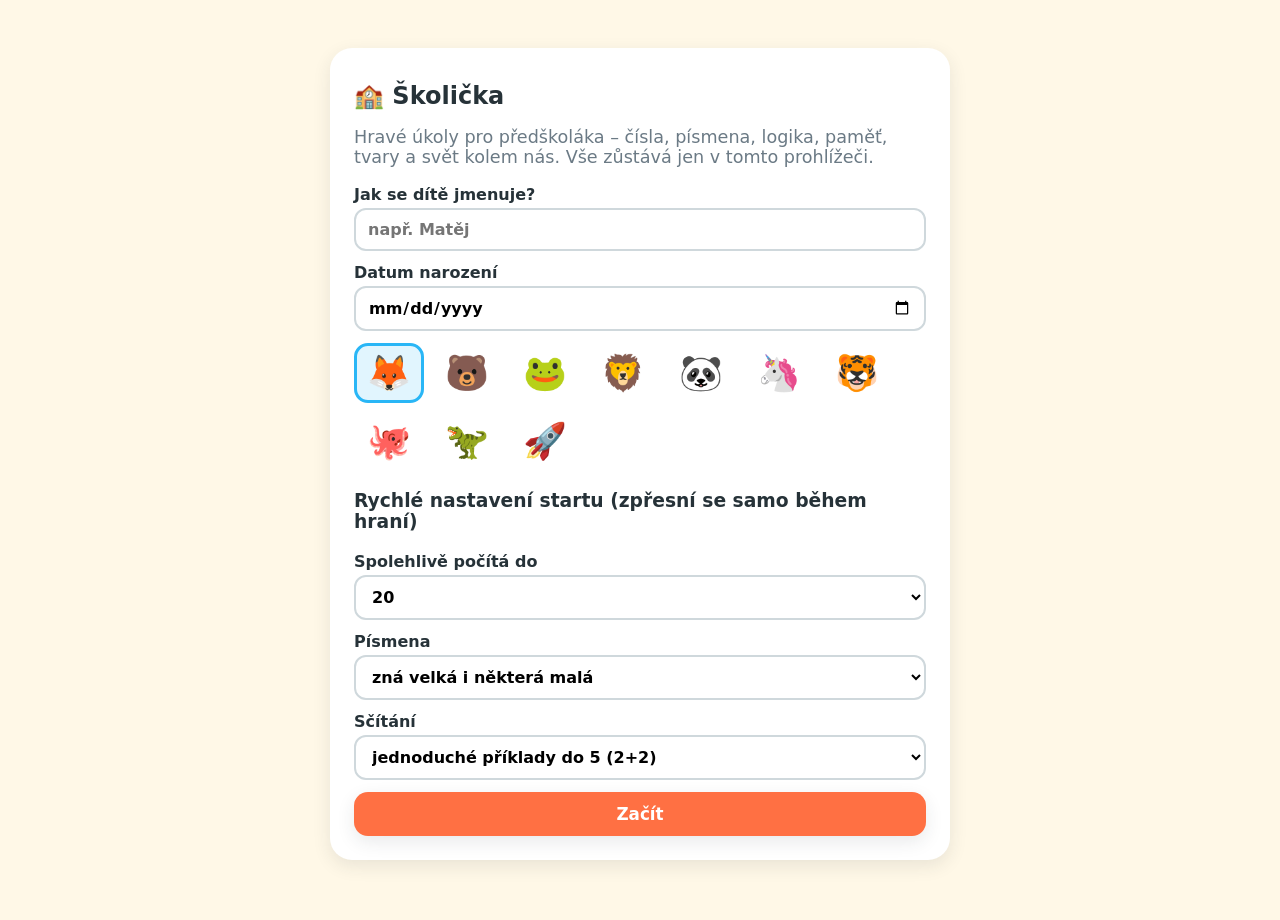
<file: index.html>
<!DOCTYPE html>
<html lang="cs">
<head>
<meta charset="utf-8">
<meta name="viewport" content="width=device-width, initial-scale=1">
<title>Školička</title>
<link rel="icon" href="data:image/svg+xml,<svg xmlns='http://www.w3.org/2000/svg' viewBox='0 0 100 100'><text y='.9em' font-size='90'>🏫</text></svg>">
<link rel="stylesheet" href="css/style.css">
</head>
<body>
<div id="app"><noscript>Školička potřebuje zapnutý JavaScript.</noscript></div>
<script type="module" src="js/app.js"></script>
</body>
</html>
</file>
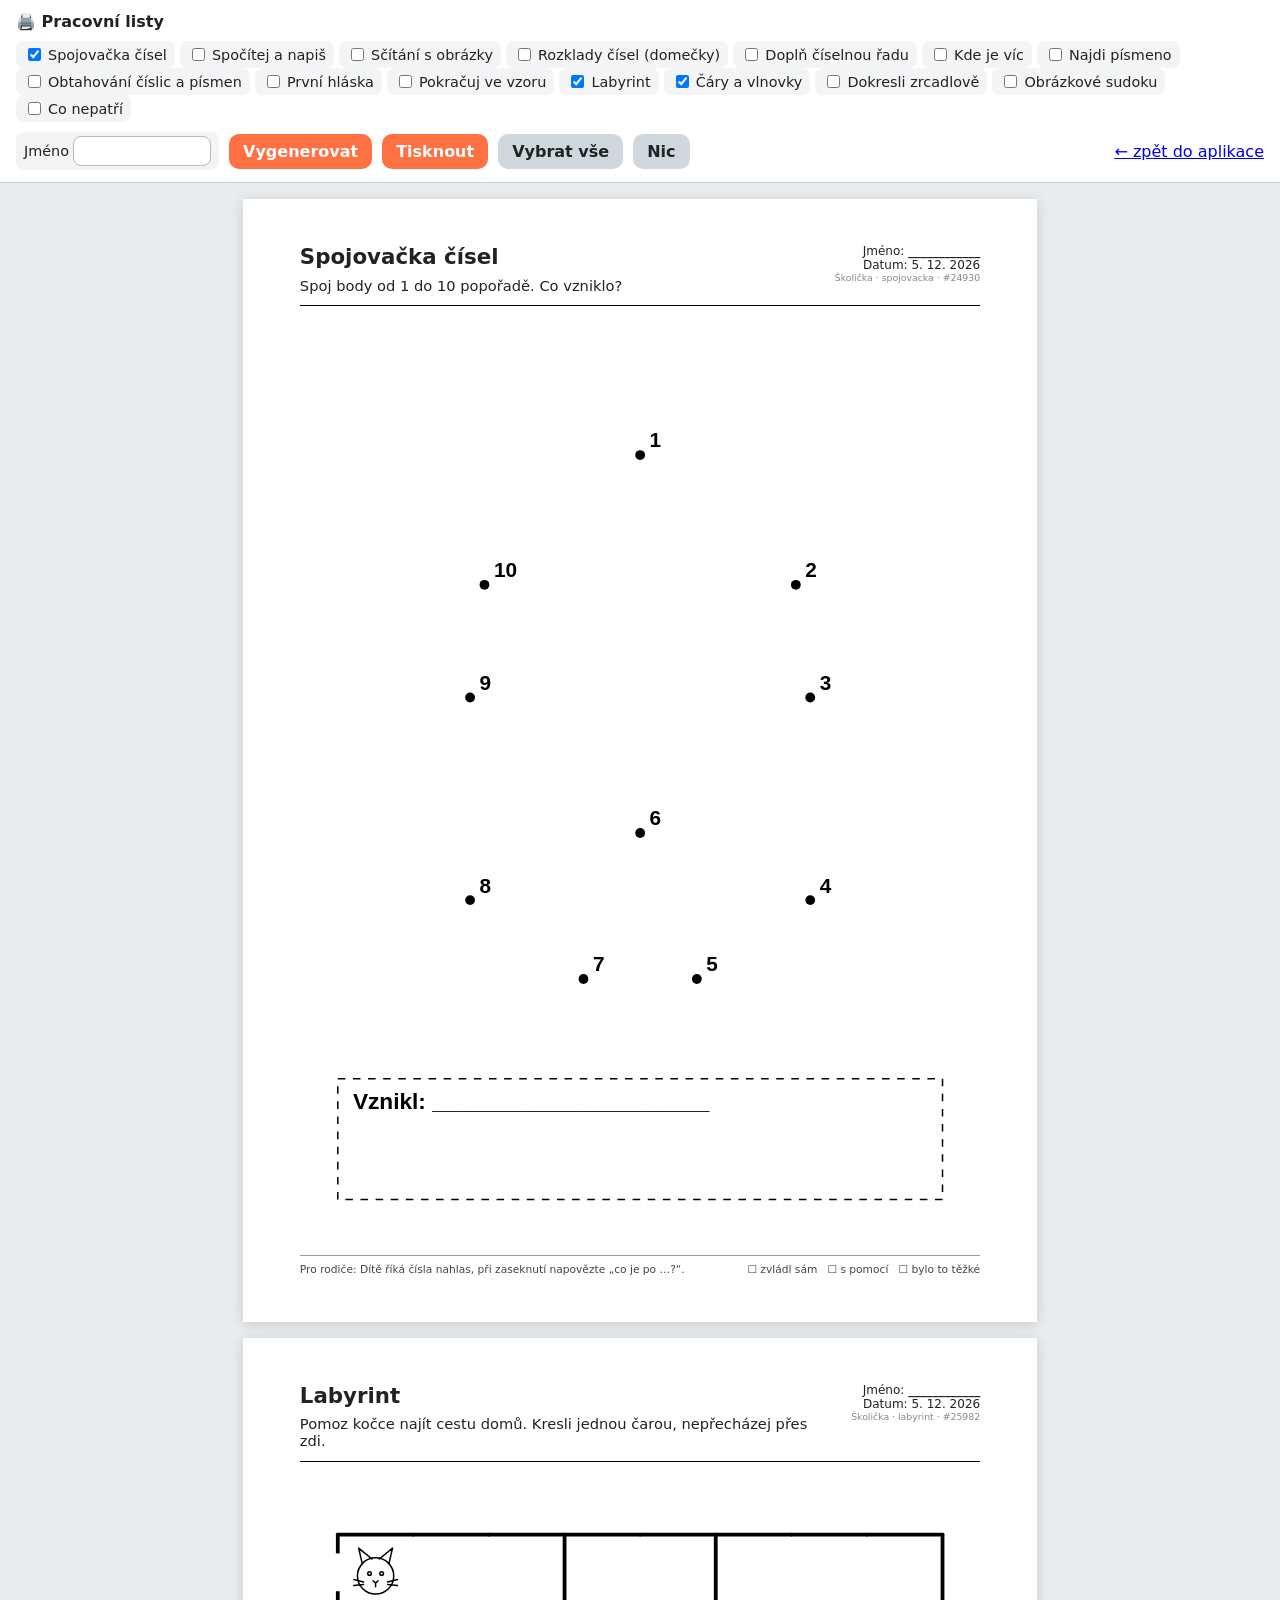
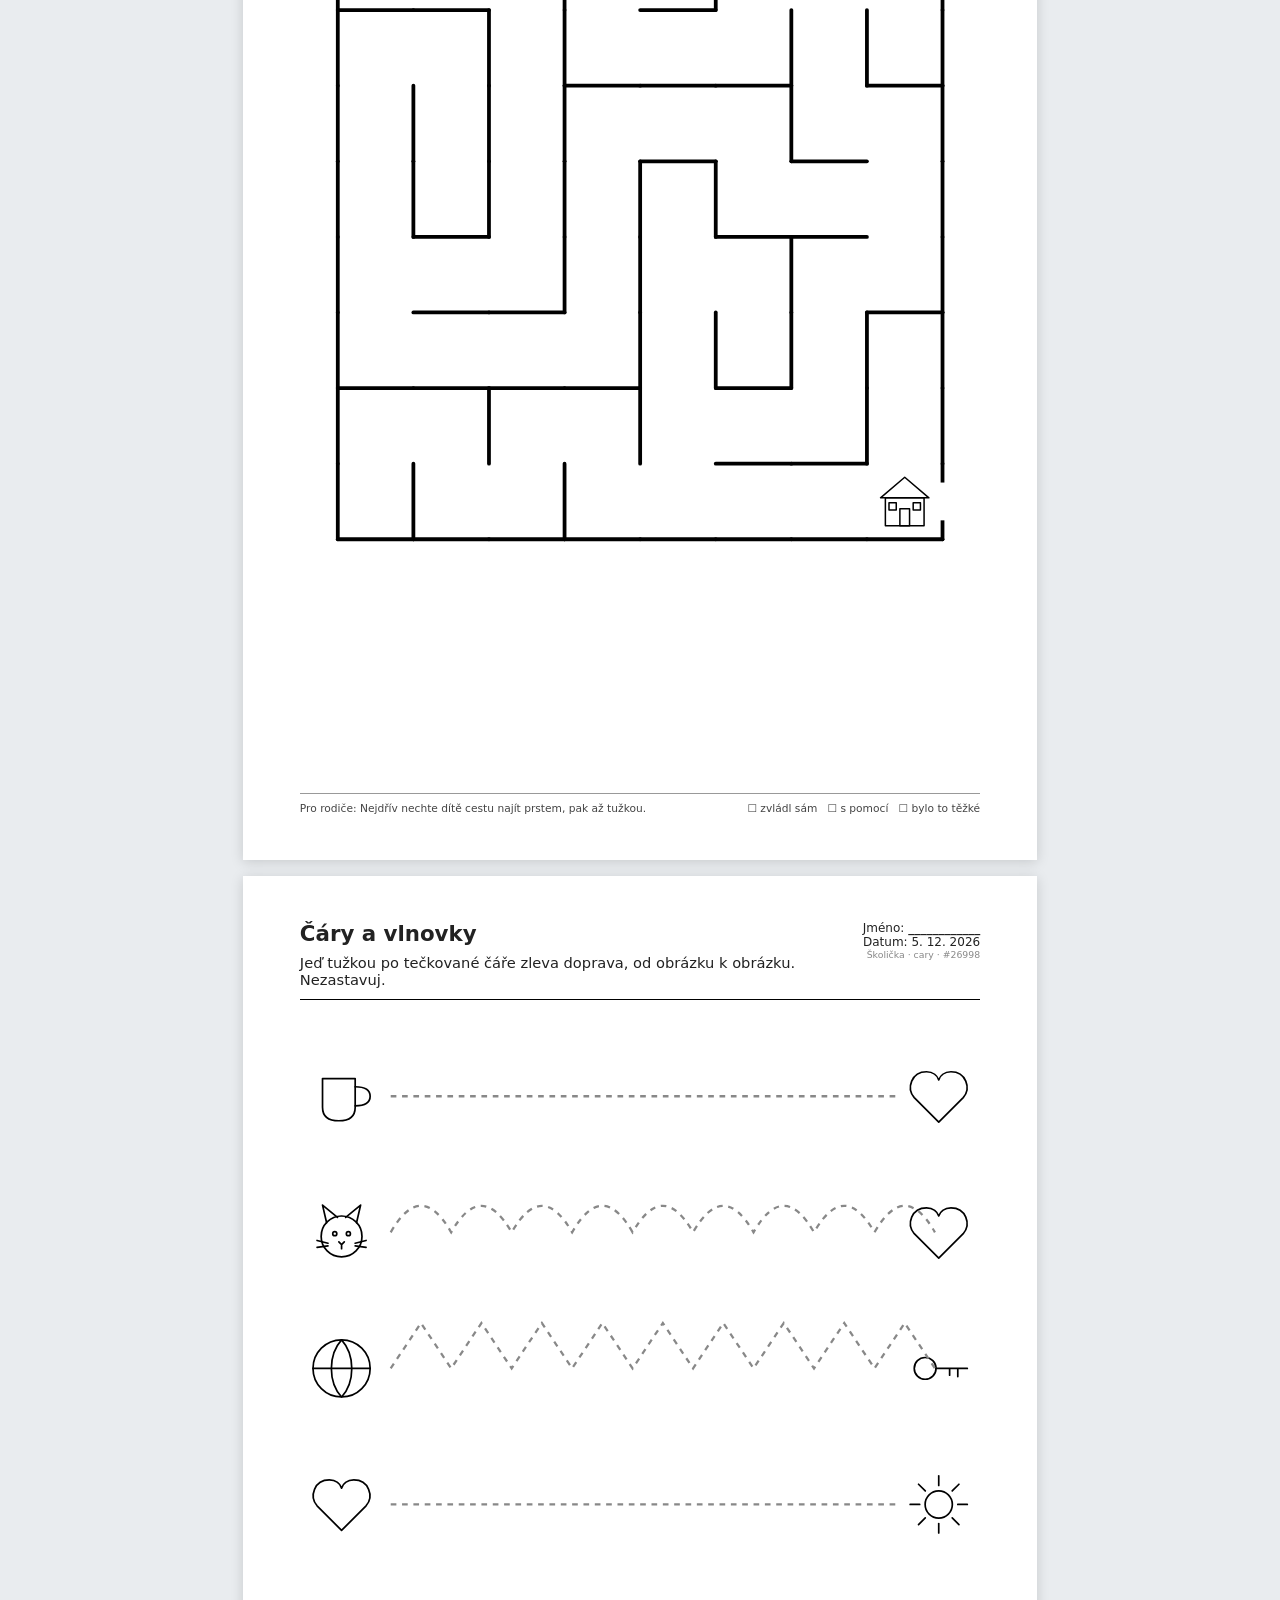
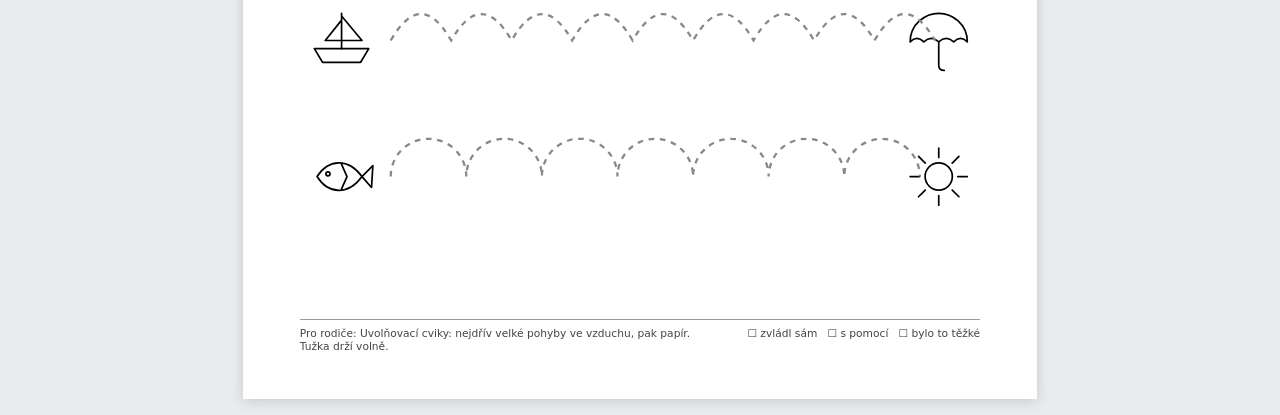
<file: print/index.html>
<!DOCTYPE html>
<html lang="cs"><head><meta charset="utf-8"><meta name="viewport" content="width=device-width, initial-scale=1"><title>Školička – pracovní listy</title>
<style>
  body { margin: 0; font-family: "Nunito", "Avenir Next", "Segoe UI", system-ui, sans-serif; background: #e9ecef; color: #222; }
  .toolbar { position: sticky; top: 0; background: #fff; border-bottom: 1px solid #ccc; padding: 12px 16px; display: flex; gap: 10px; flex-wrap: wrap; align-items: center; z-index: 2; }
  .toolbar label { font-size: .9rem; display: inline-flex; gap: 4px; align-items: center; background: #f3f4f6; padding: 4px 8px; border-radius: 8px; }
  .toolbar button { font: inherit; padding: 8px 14px; border-radius: 10px; border: 0; background: #ff7043; color: #fff; font-weight: 700; cursor: pointer; } .toolbar button.sec { background: #cfd8dc; color: #222; }
  .toolbar input[type=text] { font: inherit; padding: 6px 8px; border: 1px solid #bbb; border-radius: 8px; width: 120px; }
  #pages { display: flex; flex-direction: column; align-items: center; gap: 16px; padding: 16px; }
  .page { width: 210mm; height: 297mm; background: #fff; padding: 12mm 15mm; box-sizing: border-box; display: flex; flex-direction: column; box-shadow: 0 2px 12px rgba(0,0,0,.15); page-break-after: always; break-after: page; }
  .ws-head { display: flex; justify-content: space-between; gap: 10mm; border-bottom: 1.5px solid #000; padding-bottom: 3mm; margin-bottom: 4mm; } .ws-head h2 { margin: 0 0 2mm; font-size: 16pt; } .instr { margin: 0; font-size: 11pt; } .meta { font-size: 9pt; text-align: right; white-space: nowrap; } .code { color: #888; font-size: 7pt; }
  svg.ws { width: 180mm; height: 236mm; flex: 1; }
  .ws-foot { display: flex; justify-content: space-between; gap: 8mm; border-top: 1px solid #999; padding-top: 2mm; font-size: 8pt; color: #444; } .eval { white-space: nowrap; }
  @media print { body { background: #fff; } .toolbar { display: none; } #pages { padding: 0; gap: 0; } .page { box-shadow: none; margin: 0; } @page { size: A4 portrait; margin: 0; } }
</style></head>
<body>
<div class="toolbar">
  <strong>🖨️ Pracovní listy</strong>
  <span id="chk"></span>
  <label>Jméno <input type="text" id="child"></label>
  <button id="gen">Vygenerovat</button><button id="print">Tisknout</button><button class="sec" id="all">Vybrat vše</button><button class="sec" id="none">Nic</button>
  <a href="../index.html" style="margin-left:auto">← zpět do aplikace</a>
</div>
<div id="pages"></div>
<script type="module">
import { WORKSHEETS, buildWorksheet } from './worksheets.js';
const chk = document.getElementById('chk'); const pages = document.getElementById('pages');
chk.innerHTML = Object.entries(WORKSHEETS).map(([k, w]) => `<label><input type="checkbox" value="${k}"> ${w.name}</label>`).join(' ');
try { const st = JSON.parse(localStorage.getItem('skolicka.v1') || 'null'); if (st?.child?.name) document.getElementById('child').value = st.child.name; } catch {}
let params = {};
const h = decodeURIComponent(location.hash.slice(1)); if (h) { const [type, pj] = h.split(':'); const cb = chk.querySelector(`input[value="${type}"]`); if (cb) { cb.checked = true; try { params[type] = JSON.parse(pj || '{}'); } catch {} } }
function gen() { const sel = [...chk.querySelectorAll('input:checked')].map(i => i.value); if (!sel.length) { pages.innerHTML = '<p style="padding:20px">Vyberte alespoň jeden pracovní list.</p>'; return; } pages.innerHTML = sel.map((t, i) => buildWorksheet(t, params[t] || {}, Date.now() + i * 1013, document.getElementById('child').value)).join(''); }
document.getElementById('gen').onclick = gen; document.getElementById('print').onclick = () => window.print();
document.getElementById('all').onclick = () => { chk.querySelectorAll('input').forEach(i => i.checked = true); gen(); };
document.getElementById('none').onclick = () => chk.querySelectorAll('input').forEach(i => i.checked = false);
if (!h) ['spojovacka', 'labyrint', 'cary'].forEach(t => chk.querySelector(`input[value="${t}"]`).checked = true);
gen();
</script></body></html>
</file>
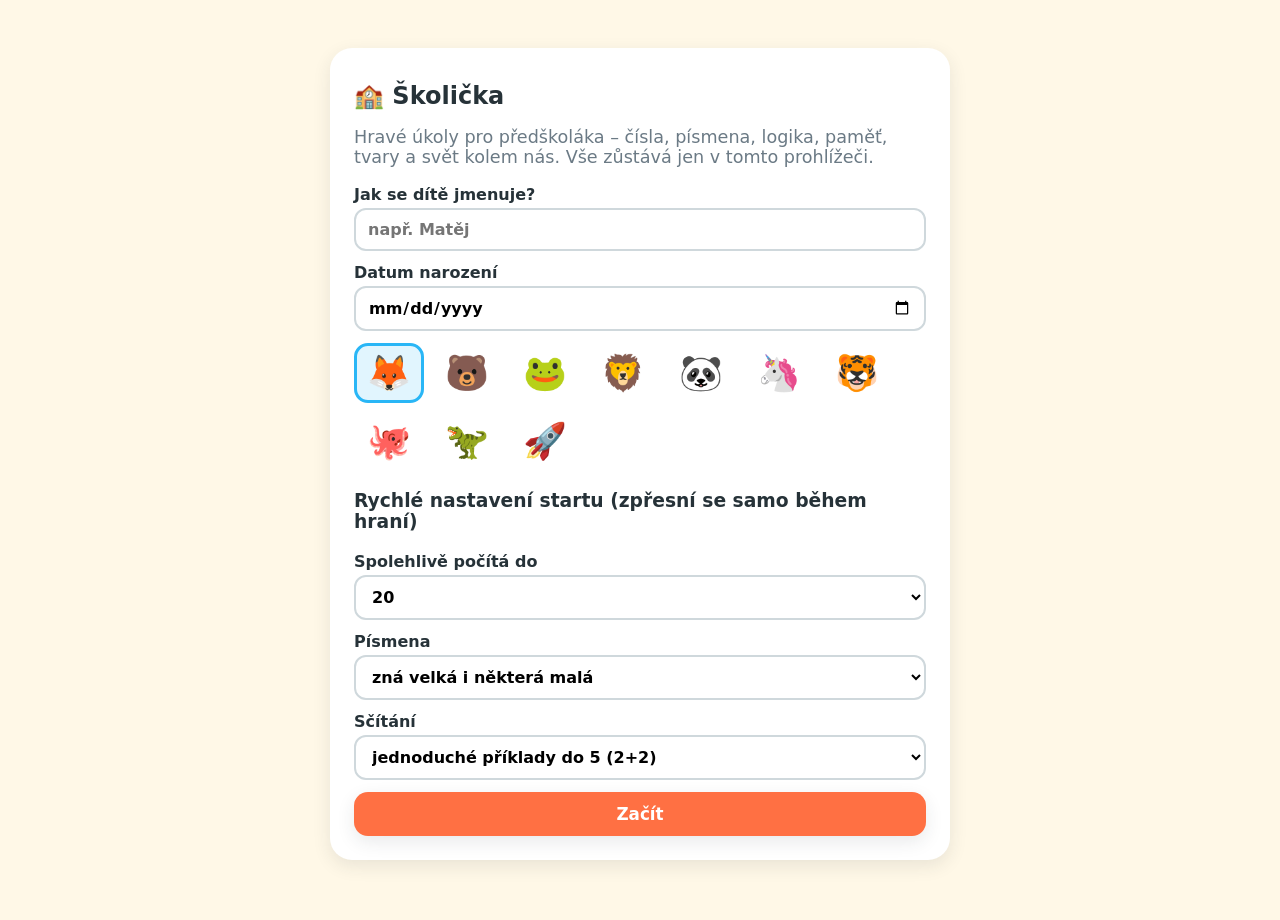
<file: Skolicka.html>
<!DOCTYPE html>
<html lang="cs">
<head>
<meta charset="utf-8">
<meta name="viewport" content="width=device-width, initial-scale=1">
<title>Školička</title>
<link rel="icon" href="data:image/svg+xml,<svg xmlns='http://www.w3.org/2000/svg' viewBox='0 0 100 100'><text y='.9em' font-size='90'>🏫</text></svg>">
<style>
:root { --bg: #fff8e7; --card: #ffffff; --ink: #263238; --muted: #6b7a85; --accent: #ff7043; --accent2: #29b6f6; --ok: #43a047; --ko: #e53935; --radius: 22px; --shadow: 0 6px 18px rgba(38,50,56,.10); }
* { box-sizing: border-box; }
html, body { margin: 0; height: 100%; }
body { font-family: "Nunito", "Arial Rounded MT Bold", "Avenir Next", "Segoe UI", system-ui, sans-serif; background: var(--bg); color: var(--ink); -webkit-font-smoothing: antialiased; user-select: none; }
#app { max-width: 1100px; margin: 0 auto; min-height: 100vh; display: flex; flex-direction: column; padding: 12px 16px 24px; }
button { font: inherit; cursor: pointer; color: inherit; }
h1, h2, h3 { margin: .4em 0; }
.lead { color: var(--muted); font-size: 1.1rem; }
.hint { color: var(--muted); font-size: .92rem; }
.warn { background: #fff3e0; border-radius: 12px; padding: 10px 14px; color: #8d6e63; font-size: .92rem; }
code { background: #eceff1; padding: 1px 6px; border-radius: 6px; }

/* ── hlavička ── */
.top { display: flex; align-items: center; justify-content: space-between; gap: 12px; padding: 6px 0 12px; }
.top h2 { font-size: 1.3rem; }
.who { display: flex; align-items: center; gap: 10px; font-size: 1.4rem; font-weight: 800; }
.avatar { font-size: 2.2rem; }
.gear, .back { background: var(--card); border: 0; border-radius: 50%; width: 52px; height: 52px; font-size: 1.4rem; box-shadow: var(--shadow); }
.back { font-size: 1.1rem; }

/* ── domů ── */
.home { display: flex; flex-direction: column; gap: 18px; margin-top: 4vh; }
.big-btn { border: 0; border-radius: var(--radius); background: var(--card); box-shadow: var(--shadow); padding: 28px; display: flex; flex-direction: column; align-items: center; gap: 8px; font-size: 1.5rem; font-weight: 800; transition: transform .12s; }
.big-btn:active { transform: scale(.97); }
.big-btn .ic { font-size: 4.5rem; line-height: 1; }
.big-btn small { color: var(--muted); font-size: .95rem; font-weight: 600; }
.big-btn.play { background: linear-gradient(135deg, #ffd180, #ff8a65); color: #4e342e; }
.home-row { display: grid; grid-template-columns: 1fr 1fr; gap: 18px; }
.big-btn.choose { background: linear-gradient(135deg, #b3e5fc, #81d4fa); } .big-btn.stickers { background: linear-gradient(135deg, #fff59d, #ffe082); }
.stickers-wall { display: flex; flex-wrap: wrap; gap: 10px; padding: 10px; } .sticker { font-size: 3rem; background: #fff; border-radius: 16px; padding: 10px 14px; box-shadow: var(--shadow); } .sticker.big { font-size: 5rem; }

/* ── výběr ── */
.grid-domains, .grid-skills { display: grid; grid-template-columns: repeat(auto-fill, minmax(190px, 1fr)); gap: 16px; }
.dom, .sk { border: 0; border-radius: var(--radius); background: var(--card); box-shadow: var(--shadow); padding: 22px 12px; display: flex; flex-direction: column; align-items: center; gap: 8px; font-weight: 800; font-size: 1.1rem; border-bottom: 8px solid var(--c); }
.dom .ic, .sk .ic { font-size: 3.4rem; line-height: 1; }
.lv { display: inline-flex; gap: 4px; } .lv i { width: 12px; height: 12px; border-radius: 50%; background: #e0e0e0; display: inline-block; } .lv i.on { background: var(--ok); } .lv i.cur { background: #ffb300; box-shadow: 0 0 0 3px #ffecb3; }

/* ── sezení ── */
.session-top .progress { display: flex; gap: 6px; flex: 1; justify-content: center; flex-wrap: wrap; }
.dot { width: 26px; height: 26px; border-radius: 50%; background: #eceff1; display: inline-flex; align-items: center; justify-content: center; font-size: .9rem; }
.dot.cur { background: #ffe082; box-shadow: 0 0 0 4px #fff3c4; } .dot.ok { background: #fff; } .dot.ko { background: #e0e0e0; }
.domtag { font-size: 1.6rem; width: 52px; text-align: center; }
.task { background: var(--card); border-radius: var(--radius); box-shadow: var(--shadow); padding: 18px 20px 24px; display: flex; flex-direction: column; gap: 16px; flex: 1; min-height: 70vh; }
.task-head { display: flex; align-items: center; gap: 14px; }
.btn-speak { border: 0; background: #e1f5fe; border-radius: 50%; width: 60px; height: 60px; font-size: 1.7rem; flex: none; }
.prompt { font-size: 1.45rem; font-weight: 800; } .prompt.small { font-size: 1.2rem; font-weight: 700; color: #37474f; } .big-hint { font-size: 2rem; }
.stimulus { display: flex; justify-content: center; align-items: center; min-height: 120px; flex-wrap: wrap; gap: 16px; }
.options { display: grid; grid-template-columns: repeat(auto-fit, minmax(130px, 1fr)); gap: 16px; align-items: stretch; }
.options.wide { grid-template-columns: 1fr 1fr; } .options.grid3 { grid-template-columns: repeat(3, 1fr); max-width: 520px; margin: 0 auto; }
.opt { border: 4px solid #eceff1; background: #fafafa; border-radius: 20px; min-height: 110px; display: flex; align-items: center; justify-content: center; padding: 10px; transition: transform .1s, border-color .15s, background .15s; position: relative; }
.opt:hover { border-color: #b3e5fc; } .opt:active { transform: scale(.96); }
.opt.sel { border-color: var(--accent2); background: #e1f5fe; }
.opt.correct { border-color: var(--ok); background: #e8f5e9; animation: pop .35s; } .opt.reveal { animation: pulse 1s 2; }
.opt.wrong { border-color: var(--ko); background: #ffebee; animation: shake .4s; }
.opt.done { opacity: .8; } .opt:disabled { cursor: default; } .opt-disabled { visibility: hidden; }
.ord { position: absolute; top: -10px; right: -10px; background: var(--ok); color: #fff; border-radius: 50%; width: 32px; height: 32px; display: flex; align-items: center; justify-content: center; font-weight: 800; }
.feedback { min-height: 1.6em; text-align: center; font-size: 1.25rem; font-weight: 800; color: #37474f; }
.btn-confirm { align-self: center; border: 0; background: var(--ok); color: #fff; font-size: 2rem; width: 90px; height: 70px; border-radius: 20px; box-shadow: var(--shadow); }
@keyframes shake { 0%,100% { transform: translateX(0) } 25% { transform: translateX(-8px) } 75% { transform: translateX(8px) } }
@keyframes pop { 0% { transform: scale(1) } 50% { transform: scale(1.08) } 100% { transform: scale(1) } }
@keyframes pulse { 0%,100% { box-shadow: 0 0 0 0 rgba(67,160,71,.0) } 50% { box-shadow: 0 0 0 10px rgba(67,160,71,.35) } }

/* ── views ── */
.emo { font-size: 3rem; line-height: 1.15; } .emo-big { font-size: 6rem; }
.txt { font-size: 2.6rem; font-weight: 800; } .txt-big { font-size: 5rem; } .txt-letter { font-family: "Arial", "Helvetica", sans-serif; letter-spacing: .04em; } .txt-label { font-size: 1.3rem; }
.egroup { display: grid; gap: 6px; justify-content: center; } .egroup .emo { font-size: 2.6rem; } .egroup.small .emo { font-size: 1.9rem; }
.egroup.scatter { position: relative; width: 420px; height: 240px; max-width: 100%; display: block; } .egroup.scatter .emo { position: absolute; }
.row { display: flex; align-items: center; justify-content: center; gap: 14px; flex-wrap: wrap; }
.seq { display: flex; gap: 10px; align-items: center; flex-wrap: wrap; justify-content: center; }
.chip { background: #e3f2fd; border-radius: 14px; padding: 8px 18px; font-size: 2.2rem; font-weight: 800; min-width: 64px; text-align: center; } .chip-q { background: #ffe082; }
.eq { display: flex; align-items: center; gap: 14px; flex-wrap: wrap; justify-content: center; } .op { font-size: 3rem; font-weight: 800; color: #546e7a; }
.pw { display: flex; align-items: center; gap: 18px; } .badge { background: #ffe082; border-radius: 50%; width: 64px; height: 64px; display: inline-flex; align-items: center; justify-content: center; font-size: 2rem; font-weight: 800; }
.hand { font-size: 5rem; position: relative; } .hand .q { position: absolute; bottom: 0; right: -6px; font-size: 2rem; background: #fff; border-radius: 50%; padding: 0 8px; font-weight: 800; }
.ew { display: inline-flex; flex-direction: column; align-items: center; gap: 4px; } .ew .emo { font-size: 4rem; } .ew.small .emo { font-size: 2.6rem; } .ew-word { font-size: 1.6rem; font-weight: 800; letter-spacing: .05em; } .ew.small .ew-word { font-size: 1.1rem; }
.claps { font-size: 1.8rem; letter-spacing: 2px; }
.analogy { display: flex; align-items: center; gap: 10px; flex-wrap: wrap; justify-content: center; } .analogy .emo { font-size: 3.4rem; } .arr { font-size: 2rem; color: #90a4ae; } .sep { width: 30px; }
.halfgrid { display: flex; align-items: center; } .mirror { width: 4px; height: 130px; background: #90a4ae; margin: 0 6px; border-radius: 2px; } .halfq { width: 130px; height: 130px; display: inline-flex; align-items: center; justify-content: center; font-size: 3rem; color: #90a4ae; border: 3px dashed #cfd8dc; border-radius: 10px; }
.parts { display: inline-flex; align-items: center; gap: 4px; } .plus { font-size: 1.5rem; color: #90a4ae; font-weight: 800; }
.watch { font-size: 4rem; text-align: center; grid-column: 1/-1; } .cover { font-size: 5rem; color: #90a4ae; }
.slots { display: flex; gap: 10px; justify-content: center; width: 100%; margin-top: 8px; } .slot { width: 70px; height: 80px; border: 3px dashed #90a4ae; border-radius: 14px; display: inline-flex; align-items: center; justify-content: center; font-size: 2.6rem; font-weight: 800; font-family: Arial, sans-serif; } .slot.filled { border-style: solid; border-color: var(--ok); background: #e8f5e9; } .slot.reveal { border-color: #ffb300; background: #fff8e1; }
.sgrid { display: grid; gap: 6px; } .scell { width: 84px; height: 84px; display: inline-flex; align-items: center; justify-content: center; font-size: 2.6rem; background: #fff; border: 3px solid #cfd8dc; border-radius: 12px; } .scell.hidden { background: #fffde7; border-color: #ffe082; cursor: pointer; } .scell.sel { border-color: var(--accent2); box-shadow: 0 0 0 4px #b3e5fc; } .scell.filled { background: #e8f5e9; border-color: var(--ok); } .scell.wrong { animation: shake .4s; border-color: var(--ko); } .scell.reveal { background: #fff8e1; border-color: #ffb300; }
.sgrid .scell:nth-child(4n+2) { margin-right: 10px; } .sgrid .scell:nth-child(n+9) { margin-top: 10px; } .sgrid .scell:nth-child(n+13) { margin-top: 0; }
.mgrid { display: grid; gap: 12px; grid-column: 1/-1; width: min(560px, 100%); margin: 0 auto; } .card { border: 0; }
.mgrid .card { position: relative; aspect-ratio: 1; border-radius: 16px; background: #42a5f5; font-size: 2.6rem; display: flex; align-items: center; justify-content: center; transition: transform .3s; box-shadow: var(--shadow); } .mgrid .card .front { display: none; } .mgrid .card.open, .mgrid .card.matched { background: #fff; transform: rotateY(180deg); } .mgrid .card.open .front, .mgrid .card.matched .front { display: block; transform: rotateY(180deg); } .mgrid .card.open .back, .mgrid .card.matched .back { display: none; } .mgrid .card.matched { opacity: .55; }
.simon { display: grid; grid-template-columns: 1fr 1fr; gap: 14px; grid-column: 1/-1; width: min(420px, 100%); margin: 0 auto; } .pad { width: 100%; aspect-ratio: 1; min-height: 120px; border: 0; border-radius: 24px; opacity: .55; transition: opacity .1s, transform .1s; box-shadow: var(--shadow); } .pad.lit { opacity: 1; transform: scale(1.04); }
.gng { width: 240px; height: 240px; border-radius: 50%; border: 6px dashed #cfd8dc; background: #fafafa; font-size: 7rem; color: transparent; transition: background .1s; } .gng.show { color: inherit; background: #fff; border-style: solid; } .gng.hit { background: #e8f5e9; } .gng.miss { background: #ffebee; } .gng-hint { position: absolute; right: 24px; top: 90px; font-size: 1.6rem; opacity: .6; }
.empty { display: block; width: 100%; height: 100%; }
.toast { position: fixed; left: 50%; bottom: 40px; transform: translateX(-50%); background: #fff; border-radius: 20px; box-shadow: 0 10px 30px rgba(0,0,0,.2); padding: 16px 22px; display: flex; gap: 14px; align-items: center; font-size: 1.2rem; animation: pop .4s; z-index: 5; } .toast .ic { font-size: 2.6rem; }

/* ── konec ── */
.end { text-align: center; display: flex; flex-direction: column; align-items: center; gap: 10px; margin-top: 4vh; } .confetti { font-size: 5rem; } .new-sticker { display: flex; flex-direction: column; align-items: center; background: #fff; border-radius: var(--radius); padding: 16px 30px; box-shadow: var(--shadow); } .ev { background: #fff8e1; padding: 6px 14px; border-radius: 12px; }
.row-btns { display: flex; gap: 12px; flex-wrap: wrap; justify-content: center; } .parent-note { color: var(--muted); font-size: .9rem; margin-top: 20px; }
.btn { border: 0; border-radius: 14px; padding: 12px 22px; font-size: 1.05rem; font-weight: 800; background: #eceff1; box-shadow: var(--shadow); text-decoration: none; color: inherit; display: inline-block; } .btn.primary { background: var(--accent); color: #fff; } .btn.danger { background: #ffcdd2; color: #b71c1c; }

/* ── onboarding / rodič ── */
.card { background: var(--card); border-radius: var(--radius); box-shadow: var(--shadow); padding: 24px; } .card.small { max-width: 360px; }
.onboarding { max-width: 620px; margin: 4vh auto; user-select: text; } .onboarding form, .settings { display: flex; flex-direction: column; gap: 12px; } label { display: flex; flex-direction: column; gap: 4px; font-weight: 700; } label input[type=checkbox] { margin-right: 8px; } .settings label:has(input[type=checkbox]) { flex-direction: row; align-items: center; }
input, select { font: inherit; padding: 10px 12px; border: 2px solid #cfd8dc; border-radius: 12px; background: #fff; } .avatars { display: flex; flex-wrap: wrap; gap: 8px; } .av input { display: none; } .av span { font-size: 2.2rem; padding: 6px 10px; border-radius: 14px; border: 3px solid transparent; display: inline-block; cursor: pointer; } .av input:checked + span { border-color: var(--accent2); background: #e1f5fe; }
.gate { position: fixed; inset: 0; background: rgba(38,50,56,.5); display: flex; align-items: center; justify-content: center; z-index: 10; } .gate form { display: flex; gap: 8px; } .gate input { width: 100px; }
.tabs { display: flex; gap: 6px; flex-wrap: wrap; margin-bottom: 12px; } .tab { border: 0; background: #eceff1; border-radius: 12px; padding: 10px 16px; font-weight: 700; } .tab.on { background: var(--accent2); color: #fff; }
.parent { background: var(--card); border-radius: var(--radius); box-shadow: var(--shadow); padding: 20px; user-select: text; }
.kpis { display: grid; grid-template-columns: repeat(auto-fit, minmax(150px, 1fr)); gap: 10px; } .kpi { background: #f5f7f8; border-radius: 14px; padding: 12px; display: flex; flex-direction: column; } .kpi b { font-size: 1.5rem; } .kpi small { color: var(--muted); }
.chart { display: flex; align-items: flex-end; gap: 6px; height: 140px; padding: 6px 0; } .col { flex: 1; display: flex; flex-direction: column; align-items: center; justify-content: flex-end; height: 100%; } .c-bar { width: 100%; background: #ffe0b2; border-radius: 6px 6px 0 0; display: flex; flex-direction: column; justify-content: flex-end; min-height: 2px; } .c-ok { background: #ff8a65; border-radius: 6px 6px 0 0; } .col small { color: var(--muted); font-size: .7rem; margin-top: 4px; }
.tbl { width: 100%; border-collapse: collapse; font-size: .95rem; } .tbl th, .tbl td { text-align: left; padding: 8px 8px; border-bottom: 1px solid #eceff1; vertical-align: top; } .tbl th { color: var(--muted); font-weight: 700; font-size: .85rem; }
.bar { height: 10px; background: #eceff1; border-radius: 5px; overflow: hidden; width: 160px; } .bar i { display: block; height: 100%; }
.locked { opacity: .55; } .strug td:first-child { border-left: 4px solid #ffb74d; } .tag { background: #fff3e0; padding: 1px 6px; border-radius: 6px; color: #8d6e63; } .nowrap { white-space: nowrap; }
.mini { border: 0; background: #eceff1; border-radius: 8px; width: 30px; height: 30px; font-weight: 800; margin-left: 4px; }
.recs { display: flex; flex-direction: column; gap: 10px; } .rec { display: flex; gap: 12px; background: #f5f7f8; border-radius: 14px; padding: 12px; border-left: 6px solid #cfd8dc; } .rec.p1 { border-color: #ff7043; } .rec.p2 { border-color: #ffb74d; } .rec.p3 { border-color: #66bb6a; } .rec .ic { font-size: 1.8rem; } .rec p { margin: 4px 0 0; color: #455a64; }
.ws-list li { margin: 6px 0; } form.inline { display: flex; gap: 8px; flex-wrap: wrap; align-items: center; } form.inline input { flex: 1; min-width: 160px; }
@media (max-width: 640px) { #app { padding: 8px 10px 16px; } .home-row { grid-template-columns: 1fr; } .big-btn { font-size: 1.2rem; padding: 20px; } .big-btn .ic { font-size: 3.4rem; } .task { padding: 12px 12px 18px; } .options { grid-template-columns: repeat(2, 1fr); gap: 10px; } .options.grid3 { grid-template-columns: repeat(3, 1fr); } .opt { min-height: 84px; padding: 6px; } .emo { font-size: 2.2rem; } .egroup .emo { font-size: 2rem; } .egroup.small .emo { font-size: 1.5rem; } .txt { font-size: 2rem; } .txt-big { font-size: 3.4rem; } .egroup.scatter { width: 100%; height: 200px; } .gng { width: 180px; height: 180px; font-size: 5rem; } .gng-hint { right: 10px; top: 70px; } .chip { font-size: 1.6rem; padding: 6px 12px; min-width: 48px; } .op { font-size: 2.2rem; } .scell { width: 60px; height: 60px; font-size: 1.9rem; } .slot { width: 54px; height: 64px; font-size: 2rem; } .prompt { font-size: 1.15rem; } .btn-speak { width: 50px; height: 50px; } .stimulus { gap: 8px; } }

</style>
</head>
<body>
<div id="app"><noscript>Školička potřebuje zapnutý JavaScript.</noscript></div>
<script type="importmap">{"imports": {"skolicka/js/data/curriculum.js": "[data-uri]", "skolicka/js/data/words.js": "[data-uri]", "skolicka/js/engine/rng.js": "[data-uri]", "skolicka/js/engine/storage.js": "[data-uri]", "skolicka/js/engine/progress.js": "[data-uri]", "skolicka/js/engine/recommender.js": "[data-uri]", "skolicka/js/tasks/generators.js": "[data-uri]", "skolicka/js/ui/icons.js": "[data-uri]", "skolicka/js/ui/audio.js": "[data-uri]", "skolicka/js/ui/render.js": "[data-uri]", "skolicka/js/app.js": "[data-uri]"}}</script>
<script type="module">import 'skolicka/js/app.js';</script>
</body>
</html>
</file>
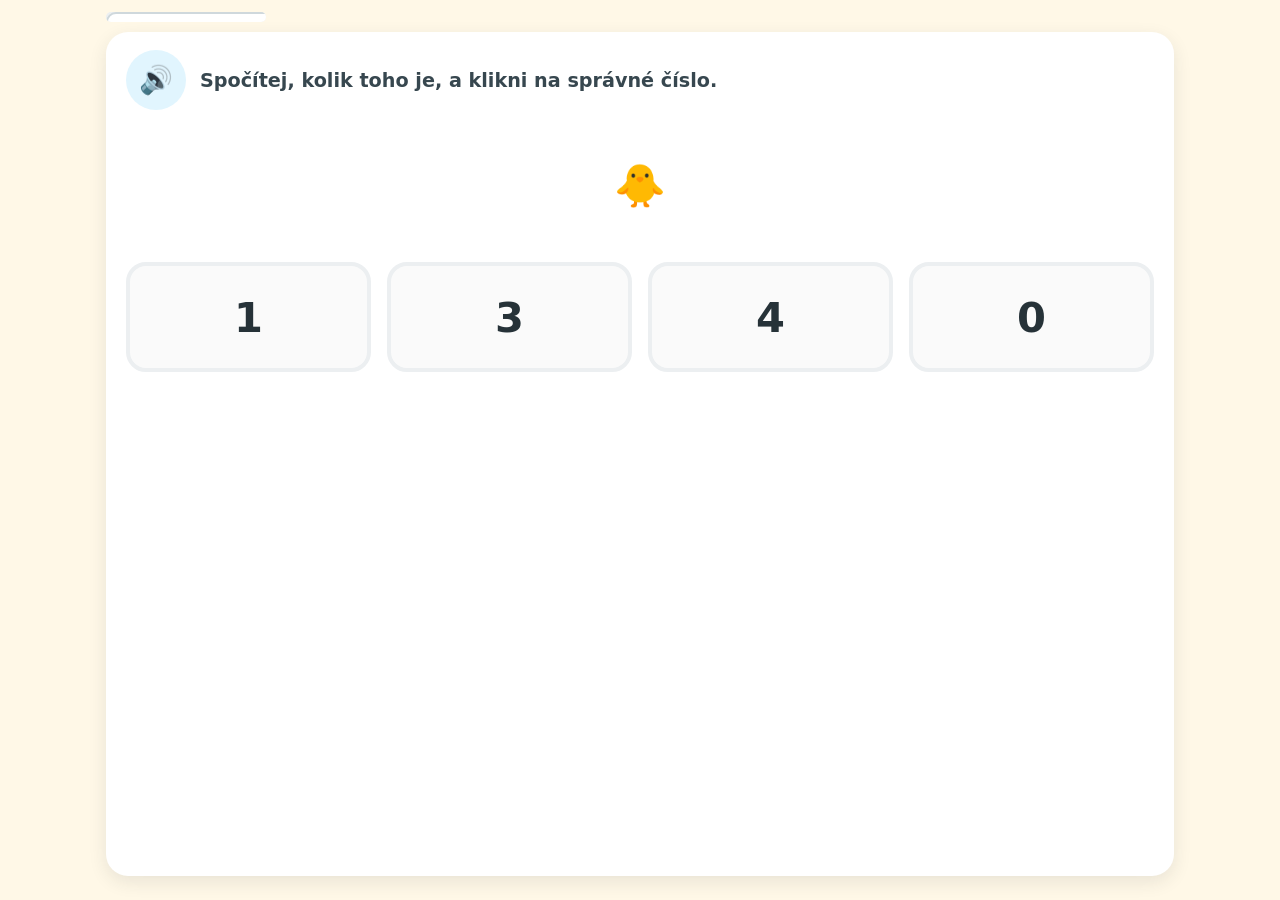
<file: dev/playground.html>
<!DOCTYPE html>
<html lang="cs"><head><meta charset="utf-8"><meta name="viewport" content="width=device-width, initial-scale=1"><title>Školička – hřiště úkolů</title><link rel="stylesheet" href="../css/style.css">
<style>.bar{display:flex;gap:8px;flex-wrap:wrap;align-items:center;margin-bottom:10px}.bar select,.bar button{padding:8px 10px;font:inherit;border-radius:10px;border:2px solid #cfd8dc}#res{color:#6b7a85;font-size:.9rem}</style></head>
<body><div id="app"><div class="bar"><select id="skill"></select><select id="level"></select><button id="go">Vygenerovat</button><label style="flex-direction:row;align-items:center"><input type="checkbox" id="spk" checked> číst nahlas</label><span id="res"></span></div><main class="task" id="task"></main></div>
<script type="module">
import { SCREEN_SKILLS } from '../js/data/curriculum.js';
import { generateTask } from '../js/tasks/generators.js';
import { makeRng } from '../js/engine/rng.js';
import { runTask } from '../js/ui/render.js';
const sk = document.getElementById('skill'), lv = document.getElementById('level');
sk.innerHTML = SCREEN_SKILLS.map(s => `<option value="${s.id}">${s.name} (${s.domain})</option>`).join('');
const fillLv = () => { const s = SCREEN_SKILLS.find(x => x.id === sk.value); lv.innerHTML = s.levels.map((l, i) => `<option value="${i}">${i + 1}. ${l.label} [${l.gen}]</option>`).join(''); };
sk.onchange = fillLv; fillLv();
const h = location.hash.slice(1).split('/'); if (h[0]) { sk.value = h[0]; fillLv(); if (h[1]) lv.value = h[1]; }
async function go() { const s = SCREEN_SKILLS.find(x => x.id === sk.value); location.hash = `${sk.value}/${lv.value}`; const t = generateTask(s, Number(lv.value), makeRng()); console.log(t); const r = await runTask(t, document.getElementById('task'), { autoSpeak: document.getElementById('spk').checked }); document.getElementById('res').textContent = `výsledek: ${r.ok ? 'OK' : 'chyba'}, ${r.ms} ms, chyb ${r.errors}`; }
document.getElementById('go').onclick = go; go();
</script></body></html>
</file>
<file: css/style.css>
:root { --bg: #fff8e7; --card: #ffffff; --ink: #263238; --muted: #6b7a85; --accent: #ff7043; --accent2: #29b6f6; --ok: #43a047; --ko: #e53935; --radius: 22px; --shadow: 0 6px 18px rgba(38,50,56,.10); }
* { box-sizing: border-box; }
html, body { margin: 0; height: 100%; }
body { font-family: "Nunito", "Arial Rounded MT Bold", "Avenir Next", "Segoe UI", system-ui, sans-serif; background: var(--bg); color: var(--ink); -webkit-font-smoothing: antialiased; user-select: none; }
#app { max-width: 1100px; margin: 0 auto; min-height: 100vh; display: flex; flex-direction: column; padding: 12px 16px 24px; }
button { font: inherit; cursor: pointer; color: inherit; }
h1, h2, h3 { margin: .4em 0; }
.lead { color: var(--muted); font-size: 1.1rem; }
.hint { color: var(--muted); font-size: .92rem; }
.warn { background: #fff3e0; border-radius: 12px; padding: 10px 14px; color: #8d6e63; font-size: .92rem; }
code { background: #eceff1; padding: 1px 6px; border-radius: 6px; }

/* ── hlavička ── */
.top { display: flex; align-items: center; justify-content: space-between; gap: 12px; padding: 6px 0 12px; }
.top h2 { font-size: 1.3rem; }
.who { display: flex; align-items: center; gap: 10px; font-size: 1.4rem; font-weight: 800; }
.avatar { font-size: 2.2rem; }
.gear, .back { background: var(--card); border: 0; border-radius: 50%; width: 52px; height: 52px; font-size: 1.4rem; box-shadow: var(--shadow); }
.back { font-size: 1.1rem; }

/* ── domů ── */
.home { display: flex; flex-direction: column; gap: 18px; margin-top: 4vh; }
.big-btn { border: 0; border-radius: var(--radius); background: var(--card); box-shadow: var(--shadow); padding: 28px; display: flex; flex-direction: column; align-items: center; gap: 8px; font-size: 1.5rem; font-weight: 800; transition: transform .12s; }
.big-btn:active { transform: scale(.97); }
.big-btn .ic { font-size: 4.5rem; line-height: 1; }
.big-btn small { color: var(--muted); font-size: .95rem; font-weight: 600; }
.big-btn.play { background: linear-gradient(135deg, #ffd180, #ff8a65); color: #4e342e; }
.home-row { display: grid; grid-template-columns: 1fr 1fr; gap: 18px; }
.big-btn.choose { background: linear-gradient(135deg, #b3e5fc, #81d4fa); } .big-btn.stickers { background: linear-gradient(135deg, #fff59d, #ffe082); }
.stickers-wall { display: flex; flex-wrap: wrap; gap: 10px; padding: 10px; } .sticker { font-size: 3rem; background: #fff; border-radius: 16px; padding: 10px 14px; box-shadow: var(--shadow); } .sticker.big { font-size: 5rem; }

/* ── výběr ── */
.grid-domains, .grid-skills { display: grid; grid-template-columns: repeat(auto-fill, minmax(190px, 1fr)); gap: 16px; }
.dom, .sk { border: 0; border-radius: var(--radius); background: var(--card); box-shadow: var(--shadow); padding: 22px 12px; display: flex; flex-direction: column; align-items: center; gap: 8px; font-weight: 800; font-size: 1.1rem; border-bottom: 8px solid var(--c); }
.dom .ic, .sk .ic { font-size: 3.4rem; line-height: 1; }
.lv { display: inline-flex; gap: 4px; } .lv i { width: 12px; height: 12px; border-radius: 50%; background: #e0e0e0; display: inline-block; } .lv i.on { background: var(--ok); } .lv i.cur { background: #ffb300; box-shadow: 0 0 0 3px #ffecb3; }

/* ── sezení ── */
.session-top .progress { display: flex; gap: 6px; flex: 1; justify-content: center; flex-wrap: wrap; }
.dot { width: 26px; height: 26px; border-radius: 50%; background: #eceff1; display: inline-flex; align-items: center; justify-content: center; font-size: .9rem; }
.dot.cur { background: #ffe082; box-shadow: 0 0 0 4px #fff3c4; } .dot.ok { background: #fff; } .dot.ko { background: #e0e0e0; }
.domtag { font-size: 1.6rem; width: 52px; text-align: center; }
.task { background: var(--card); border-radius: var(--radius); box-shadow: var(--shadow); padding: 18px 20px 24px; display: flex; flex-direction: column; gap: 16px; flex: 1; min-height: 70vh; }
.task-head { display: flex; align-items: center; gap: 14px; }
.btn-speak { border: 0; background: #e1f5fe; border-radius: 50%; width: 60px; height: 60px; font-size: 1.7rem; flex: none; }
.prompt { font-size: 1.45rem; font-weight: 800; } .prompt.small { font-size: 1.2rem; font-weight: 700; color: #37474f; } .big-hint { font-size: 2rem; }
.stimulus { display: flex; justify-content: center; align-items: center; min-height: 120px; flex-wrap: wrap; gap: 16px; }
.options { display: grid; grid-template-columns: repeat(auto-fit, minmax(130px, 1fr)); gap: 16px; align-items: stretch; }
.options.wide { grid-template-columns: 1fr 1fr; } .options.grid3 { grid-template-columns: repeat(3, 1fr); max-width: 520px; margin: 0 auto; }
.opt { border: 4px solid #eceff1; background: #fafafa; border-radius: 20px; min-height: 110px; display: flex; align-items: center; justify-content: center; padding: 10px; transition: transform .1s, border-color .15s, background .15s; position: relative; }
.opt:hover { border-color: #b3e5fc; } .opt:active { transform: scale(.96); }
.opt.sel { border-color: var(--accent2); background: #e1f5fe; }
.opt.correct { border-color: var(--ok); background: #e8f5e9; animation: pop .35s; } .opt.reveal { animation: pulse 1s 2; }
.opt.wrong { border-color: var(--ko); background: #ffebee; animation: shake .4s; }
.opt.done { opacity: .8; } .opt:disabled { cursor: default; } .opt-disabled { visibility: hidden; }
.ord { position: absolute; top: -10px; right: -10px; background: var(--ok); color: #fff; border-radius: 50%; width: 32px; height: 32px; display: flex; align-items: center; justify-content: center; font-weight: 800; }
.feedback { min-height: 1.6em; text-align: center; font-size: 1.25rem; font-weight: 800; color: #37474f; }
.btn-confirm { align-self: center; border: 0; background: var(--ok); color: #fff; font-size: 2rem; width: 90px; height: 70px; border-radius: 20px; box-shadow: var(--shadow); }
@keyframes shake { 0%,100% { transform: translateX(0) } 25% { transform: translateX(-8px) } 75% { transform: translateX(8px) } }
@keyframes pop { 0% { transform: scale(1) } 50% { transform: scale(1.08) } 100% { transform: scale(1) } }
@keyframes pulse { 0%,100% { box-shadow: 0 0 0 0 rgba(67,160,71,.0) } 50% { box-shadow: 0 0 0 10px rgba(67,160,71,.35) } }

/* ── views ── */
.emo { font-size: 3rem; line-height: 1.15; } .emo-big { font-size: 6rem; }
.txt { font-size: 2.6rem; font-weight: 800; } .txt-big { font-size: 5rem; } .txt-letter { font-family: "Arial", "Helvetica", sans-serif; letter-spacing: .04em; } .txt-label { font-size: 1.3rem; }
.egroup { display: grid; gap: 6px; justify-content: center; } .egroup .emo { font-size: 2.6rem; } .egroup.small .emo { font-size: 1.9rem; }
.egroup.scatter { position: relative; width: 420px; height: 240px; max-width: 100%; display: block; } .egroup.scatter .emo { position: absolute; }
.row { display: flex; align-items: center; justify-content: center; gap: 14px; flex-wrap: wrap; }
.seq { display: flex; gap: 10px; align-items: center; flex-wrap: wrap; justify-content: center; }
.chip { background: #e3f2fd; border-radius: 14px; padding: 8px 18px; font-size: 2.2rem; font-weight: 800; min-width: 64px; text-align: center; } .chip-q { background: #ffe082; }
.eq { display: flex; align-items: center; gap: 14px; flex-wrap: wrap; justify-content: center; } .op { font-size: 3rem; font-weight: 800; color: #546e7a; }
.pw { display: flex; align-items: center; gap: 18px; } .badge { background: #ffe082; border-radius: 50%; width: 64px; height: 64px; display: inline-flex; align-items: center; justify-content: center; font-size: 2rem; font-weight: 800; }
.hand { font-size: 5rem; position: relative; } .hand .q { position: absolute; bottom: 0; right: -6px; font-size: 2rem; background: #fff; border-radius: 50%; padding: 0 8px; font-weight: 800; }
.ew { display: inline-flex; flex-direction: column; align-items: center; gap: 4px; } .ew .emo { font-size: 4rem; } .ew.small .emo { font-size: 2.6rem; } .ew-word { font-size: 1.6rem; font-weight: 800; letter-spacing: .05em; } .ew.small .ew-word { font-size: 1.1rem; }
.claps { font-size: 1.8rem; letter-spacing: 2px; }
.analogy { display: flex; align-items: center; gap: 10px; flex-wrap: wrap; justify-content: center; } .analogy .emo { font-size: 3.4rem; } .arr { font-size: 2rem; color: #90a4ae; } .sep { width: 30px; }
.halfgrid { display: flex; align-items: center; } .mirror { width: 4px; height: 130px; background: #90a4ae; margin: 0 6px; border-radius: 2px; } .halfq { width: 130px; height: 130px; display: inline-flex; align-items: center; justify-content: center; font-size: 3rem; color: #90a4ae; border: 3px dashed #cfd8dc; border-radius: 10px; }
.parts { display: inline-flex; align-items: center; gap: 4px; } .plus { font-size: 1.5rem; color: #90a4ae; font-weight: 800; }
.watch { font-size: 4rem; text-align: center; grid-column: 1/-1; } .cover { font-size: 5rem; color: #90a4ae; }
.slots { display: flex; gap: 10px; justify-content: center; width: 100%; margin-top: 8px; } .slot { width: 70px; height: 80px; border: 3px dashed #90a4ae; border-radius: 14px; display: inline-flex; align-items: center; justify-content: center; font-size: 2.6rem; font-weight: 800; font-family: Arial, sans-serif; } .slot.filled { border-style: solid; border-color: var(--ok); background: #e8f5e9; } .slot.reveal { border-color: #ffb300; background: #fff8e1; }
.sgrid { display: grid; gap: 6px; } .scell { width: 84px; height: 84px; display: inline-flex; align-items: center; justify-content: center; font-size: 2.6rem; background: #fff; border: 3px solid #cfd8dc; border-radius: 12px; } .scell.hidden { background: #fffde7; border-color: #ffe082; cursor: pointer; } .scell.sel { border-color: var(--accent2); box-shadow: 0 0 0 4px #b3e5fc; } .scell.filled { background: #e8f5e9; border-color: var(--ok); } .scell.wrong { animation: shake .4s; border-color: var(--ko); } .scell.reveal { background: #fff8e1; border-color: #ffb300; }
.sgrid .scell:nth-child(4n+2) { margin-right: 10px; } .sgrid .scell:nth-child(n+9) { margin-top: 10px; } .sgrid .scell:nth-child(n+13) { margin-top: 0; }
.mgrid { display: grid; gap: 12px; grid-column: 1/-1; width: min(560px, 100%); margin: 0 auto; } .card { border: 0; }
.mgrid .card { position: relative; aspect-ratio: 1; border-radius: 16px; background: #42a5f5; font-size: 2.6rem; display: flex; align-items: center; justify-content: center; transition: transform .3s; box-shadow: var(--shadow); } .mgrid .card .front { display: none; } .mgrid .card.open, .mgrid .card.matched { background: #fff; transform: rotateY(180deg); } .mgrid .card.open .front, .mgrid .card.matched .front { display: block; transform: rotateY(180deg); } .mgrid .card.open .back, .mgrid .card.matched .back { display: none; } .mgrid .card.matched { opacity: .55; }
.simon { display: grid; grid-template-columns: 1fr 1fr; gap: 14px; grid-column: 1/-1; width: min(420px, 100%); margin: 0 auto; } .pad { width: 100%; aspect-ratio: 1; min-height: 120px; border: 0; border-radius: 24px; opacity: .55; transition: opacity .1s, transform .1s; box-shadow: var(--shadow); } .pad.lit { opacity: 1; transform: scale(1.04); }
.gng { width: 240px; height: 240px; border-radius: 50%; border: 6px dashed #cfd8dc; background: #fafafa; font-size: 7rem; color: transparent; transition: background .1s; } .gng.show { color: inherit; background: #fff; border-style: solid; } .gng.hit { background: #e8f5e9; } .gng.miss { background: #ffebee; } .gng-hint { position: absolute; right: 24px; top: 90px; font-size: 1.6rem; opacity: .6; }
.empty { display: block; width: 100%; height: 100%; }
.toast { position: fixed; left: 50%; bottom: 40px; transform: translateX(-50%); background: #fff; border-radius: 20px; box-shadow: 0 10px 30px rgba(0,0,0,.2); padding: 16px 22px; display: flex; gap: 14px; align-items: center; font-size: 1.2rem; animation: pop .4s; z-index: 5; } .toast .ic { font-size: 2.6rem; }

/* ── konec ── */
.end { text-align: center; display: flex; flex-direction: column; align-items: center; gap: 10px; margin-top: 4vh; } .confetti { font-size: 5rem; } .new-sticker { display: flex; flex-direction: column; align-items: center; background: #fff; border-radius: var(--radius); padding: 16px 30px; box-shadow: var(--shadow); } .ev { background: #fff8e1; padding: 6px 14px; border-radius: 12px; }
.row-btns { display: flex; gap: 12px; flex-wrap: wrap; justify-content: center; } .parent-note { color: var(--muted); font-size: .9rem; margin-top: 20px; }
.btn { border: 0; border-radius: 14px; padding: 12px 22px; font-size: 1.05rem; font-weight: 800; background: #eceff1; box-shadow: var(--shadow); text-decoration: none; color: inherit; display: inline-block; } .btn.primary { background: var(--accent); color: #fff; } .btn.danger { background: #ffcdd2; color: #b71c1c; }

/* ── onboarding / rodič ── */
.card { background: var(--card); border-radius: var(--radius); box-shadow: var(--shadow); padding: 24px; } .card.small { max-width: 360px; }
.onboarding { max-width: 620px; margin: 4vh auto; user-select: text; } .onboarding form, .settings { display: flex; flex-direction: column; gap: 12px; } label { display: flex; flex-direction: column; gap: 4px; font-weight: 700; } label input[type=checkbox] { margin-right: 8px; } .settings label:has(input[type=checkbox]) { flex-direction: row; align-items: center; }
input, select { font: inherit; padding: 10px 12px; border: 2px solid #cfd8dc; border-radius: 12px; background: #fff; } .avatars { display: flex; flex-wrap: wrap; gap: 8px; } .av input { display: none; } .av span { font-size: 2.2rem; padding: 6px 10px; border-radius: 14px; border: 3px solid transparent; display: inline-block; cursor: pointer; } .av input:checked + span { border-color: var(--accent2); background: #e1f5fe; }
.gate { position: fixed; inset: 0; background: rgba(38,50,56,.5); display: flex; align-items: center; justify-content: center; z-index: 10; } .gate form { display: flex; gap: 8px; } .gate input { width: 100px; }
.tabs { display: flex; gap: 6px; flex-wrap: wrap; margin-bottom: 12px; } .tab { border: 0; background: #eceff1; border-radius: 12px; padding: 10px 16px; font-weight: 700; } .tab.on { background: var(--accent2); color: #fff; }
.parent { background: var(--card); border-radius: var(--radius); box-shadow: var(--shadow); padding: 20px; user-select: text; }
.kpis { display: grid; grid-template-columns: repeat(auto-fit, minmax(150px, 1fr)); gap: 10px; } .kpi { background: #f5f7f8; border-radius: 14px; padding: 12px; display: flex; flex-direction: column; } .kpi b { font-size: 1.5rem; } .kpi small { color: var(--muted); }
.chart { display: flex; align-items: flex-end; gap: 6px; height: 140px; padding: 6px 0; } .col { flex: 1; display: flex; flex-direction: column; align-items: center; justify-content: flex-end; height: 100%; } .c-bar { width: 100%; background: #ffe0b2; border-radius: 6px 6px 0 0; display: flex; flex-direction: column; justify-content: flex-end; min-height: 2px; } .c-ok { background: #ff8a65; border-radius: 6px 6px 0 0; } .col small { color: var(--muted); font-size: .7rem; margin-top: 4px; }
.tbl { width: 100%; border-collapse: collapse; font-size: .95rem; } .tbl th, .tbl td { text-align: left; padding: 8px 8px; border-bottom: 1px solid #eceff1; vertical-align: top; } .tbl th { color: var(--muted); font-weight: 700; font-size: .85rem; }
.bar { height: 10px; background: #eceff1; border-radius: 5px; overflow: hidden; width: 160px; } .bar i { display: block; height: 100%; }
.locked { opacity: .55; } .strug td:first-child { border-left: 4px solid #ffb74d; } .tag { background: #fff3e0; padding: 1px 6px; border-radius: 6px; color: #8d6e63; } .nowrap { white-space: nowrap; }
.mini { border: 0; background: #eceff1; border-radius: 8px; width: 30px; height: 30px; font-weight: 800; margin-left: 4px; }
.recs { display: flex; flex-direction: column; gap: 10px; } .rec { display: flex; gap: 12px; background: #f5f7f8; border-radius: 14px; padding: 12px; border-left: 6px solid #cfd8dc; } .rec.p1 { border-color: #ff7043; } .rec.p2 { border-color: #ffb74d; } .rec.p3 { border-color: #66bb6a; } .rec .ic { font-size: 1.8rem; } .rec p { margin: 4px 0 0; color: #455a64; }
.ws-list li { margin: 6px 0; } form.inline { display: flex; gap: 8px; flex-wrap: wrap; align-items: center; } form.inline input { flex: 1; min-width: 160px; }
@media (max-width: 640px) { #app { padding: 8px 10px 16px; } .home-row { grid-template-columns: 1fr; } .big-btn { font-size: 1.2rem; padding: 20px; } .big-btn .ic { font-size: 3.4rem; } .task { padding: 12px 12px 18px; } .options { grid-template-columns: repeat(2, 1fr); gap: 10px; } .options.grid3 { grid-template-columns: repeat(3, 1fr); } .opt { min-height: 84px; padding: 6px; } .emo { font-size: 2.2rem; } .egroup .emo { font-size: 2rem; } .egroup.small .emo { font-size: 1.5rem; } .txt { font-size: 2rem; } .txt-big { font-size: 3.4rem; } .egroup.scatter { width: 100%; height: 200px; } .gng { width: 180px; height: 180px; font-size: 5rem; } .gng-hint { right: 10px; top: 70px; } .chip { font-size: 1.6rem; padding: 6px 12px; min-width: 48px; } .op { font-size: 2.2rem; } .scell { width: 60px; height: 60px; font-size: 1.9rem; } .slot { width: 54px; height: 64px; font-size: 2rem; } .prompt { font-size: 1.15rem; } .btn-speak { width: 50px; height: 50px; } .stimulus { gap: 8px; } }
</file>
